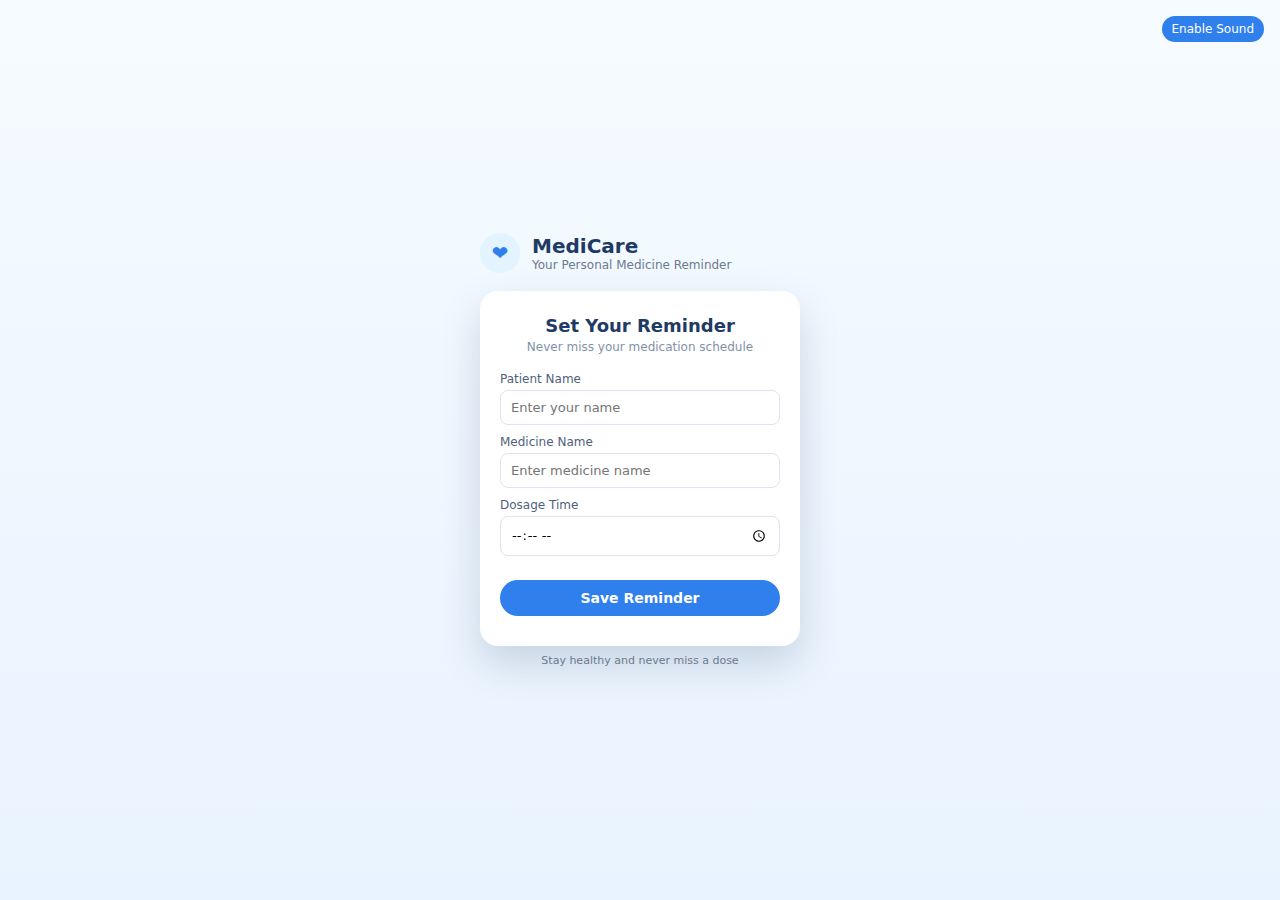
<file: index.html>
<!DOCTYPE html>
<html lang="en">
  <head>
    <meta charset="UTF-8" />
    <title>MediCare – Medicine Reminder</title>
    <link rel="stylesheet" href="style.css" />
  </head>
  <body>
    <div class="app">
      <header class="logo">
        <div class="icon">❤</div>
        <div>
          <h1>MediCare</h1>
          <p>Your Personal Medicine Reminder</p>
        </div>
      </header>

      <main class="card">
        <h2>Set Your Reminder</h2>
        <p class="subtitle">Never miss your medication schedule</p>

        <form id="reminderForm">
          <label>
            Patient Name
            <input
              type="text"
              id="patientName"
              placeholder="Enter your name"
              required
            />
          </label>

          <label>
            Medicine Name
            <input
              type="text"
              id="medicineName"
              placeholder="Enter medicine name"
              required
            />
          </label>

          <label>
            Dosage Time
            <input type="time" id="dosageTime" required />
          </label>

          <button type="submit" class="primary-btn">Save Reminder</button>
        </form>

        <ul id="reminderList"></ul>
      </main>

      <footer>
        <p>Stay healthy and never miss a dose</p>
      </footer>

      <!-- Simple audio alarm (optional) -->
      <audio id="alarmSound">
        <source
          src="C:\Users\Alias\OneDrive\python\MedReminder\mornig_alarm_piano.mp3"
          type="audio/ogg"
        />
      </audio>
    </div>

    <script src="script.js"></script>
  </body>
</html>
</file>
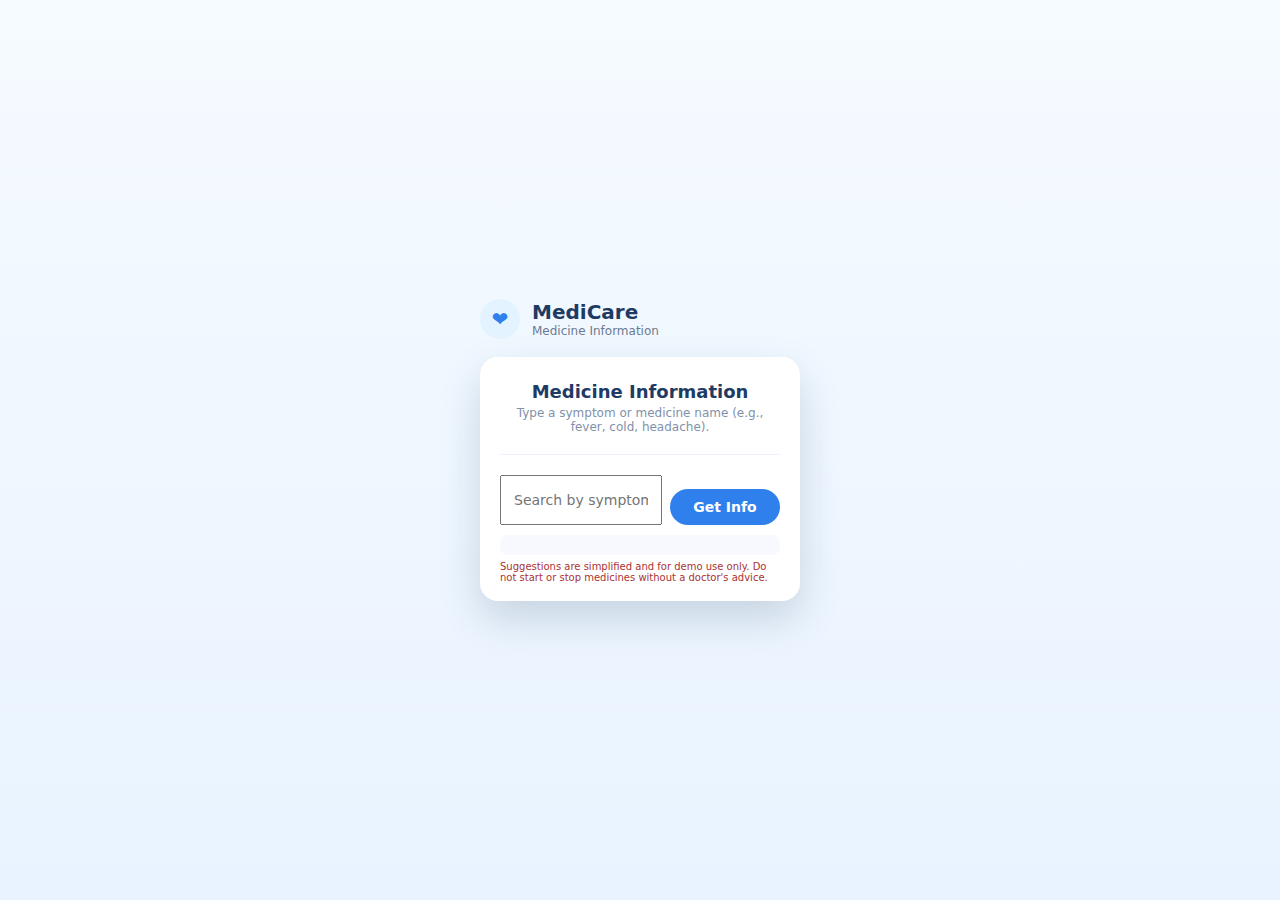
<file: med-info.html>
<!DOCTYPE html>
<html lang="en">
  <head>
    <meta charset="UTF-8" />
    <title>MediCare – Medicine Information</title>
    <link rel="stylesheet" href="style.css" />
  </head>
  <body>
    <div class="app">
      <header class="logo">
        <div class="icon">❤</div>
        <div>
          <h1>MediCare</h1>
          <p>Medicine Information</p>
        </div>
      </header>

      <main class="card">
        <h2>Medicine Information</h2>
        <p class="subtitle">
          Type a symptom or medicine name (e.g., fever, cold, headache).
        </p>

        <section class="ai-section">
          <div class="ai-row">
            <input
              type="text"
              id="aiMedicineInput"
              placeholder="Search by symptom or medicine name"
            />
            <button type="button" id="aiSearchBtn" class="primary-btn">
              Get Info
            </button>
          </div>

          <div id="aiResult" class="ai-result"></div>

          <p style="margin-top: 6px; font-size: 10px; color: #a33">
            Suggestions are simplified and for demo use only. Do not start or
            stop medicines without a doctor's advice.
          </p>
        </section>
      </main>
    </div>

    <script src="med-info.js"></script>
  </body>
</html>
</file>
<file: style.css>
*,
*::before,
*::after {
  box-sizing: border-box;
  margin: 0;
  padding: 0;
  font-family: system-ui, -apple-system, BlinkMacSystemFont, "Segoe UI",
    sans-serif;
}

body {
  min-height: 100vh;
  display: flex;
  justify-content: center;
  align-items: center;
  background: linear-gradient(180deg, #f5fbff, #e9f3ff);
}

.app {
  width: 320px;
}

.logo {
  display: flex;
  align-items: center;
  gap: 12px;
  margin-bottom: 18px;
  color: #1f3b64;
}

.logo .icon {
  width: 40px;
  height: 40px;
  border-radius: 50%;
  background: #e3f3ff;
  display: flex;
  align-items: center;
  justify-content: center;
  color: #2f80ed;
  font-size: 20px;
}

.logo h1 {
  font-size: 20px;
  font-weight: 600;
}

.logo p {
  font-size: 12px;
  color: #6c7a90;
}

.card {
  background: #ffffff;
  border-radius: 18px;
  padding: 24px 20px 18px;
  box-shadow: 0 18px 40px rgba(30, 61, 89, 0.18);
}

.card h2 {
  font-size: 18px;
  text-align: center;
  margin-bottom: 4px;
  color: #1f3b64;
}

.subtitle {
  text-align: center;
  font-size: 12px;
  color: #8191aa;
  margin-bottom: 18px;
}

form label {
  display: block;
  font-size: 12px;
  color: #4f5f7b;
  margin-bottom: 10px;
}

form input {
  width: 100%;
  margin-top: 4px;
  padding: 9px 10px;
  border-radius: 8px;
  border: 1px solid #dde5f5;
  font-size: 13px;
  outline: none;
  transition: border 0.2s, box-shadow 0.2s;
}

form input:focus {
  border-color: #2f80ed;
  box-shadow: 0 0 0 2px rgba(47, 128, 237, 0.1);
}

.primary-btn {
  width: 100%;
  margin-top: 14px;
  padding: 10px;
  border-radius: 999px;
  border: none;
  background: #2f80ed;
  color: white;
  font-size: 14px;
  font-weight: 600;
  cursor: pointer;
  transition: background 0.2s, transform 0.1s;
}

.primary-btn:hover {
  background: #1c6bd6;
}

.primary-btn:active {
  transform: scale(0.98);
}

#reminderList {
  list-style: none;
  margin-top: 12px;
}

.reminder-item {
  font-size: 12px;
  color: #4f5f7b;
  padding: 6px 8px;
  border-radius: 8px;
  background: #f4f7ff;
  display: flex;
  justify-content: space-between;
  align-items: center;
  margin-bottom: 6px;
}

.reminder-item button {
  border: none;
  background: transparent;
  color: #e74c3c;
  font-size: 12px;
  cursor: pointer;
}

footer {
  text-align: center;
  margin-top: 8px;
  font-size: 11px;
  color: #6c7a90;
}
.notification-bar {
  position: fixed;
  bottom: 20px;
  left: 50%;
  transform: translateX(-50%);
  background: #2f80ed;
  color: #ffffff;
  padding: 10px 16px;
  border-radius: 999px;
  font-size: 13px;
  box-shadow: 0 8px 20px rgba(0, 0, 0, 0.2);
  z-index: 9999;
}
.ai-section {
  margin-top: 20px;
  padding-top: 12px;
  border-top: 1px solid #eef2ff;
}

.ai-row {
  display: flex;
  gap: 8px;
  margin-top: 8px;
}

#aiMedicineInput {
  flex: 1 1 auto;
  min-width: 0;
  width: 100%;
  font-size: 14px;
  padding: 10px 12px;
}

#aiSearchBtn {
  flex: 0 0 110px;
}

.ai-result {
  margin-top: 10px;
  font-size: 12px;
  color: #4f5f7b;
  background: #f8f9ff;
  border-radius: 8px;
  padding: 10px;
  max-height: 160px;
  overflow-y: auto;
}
</file>
